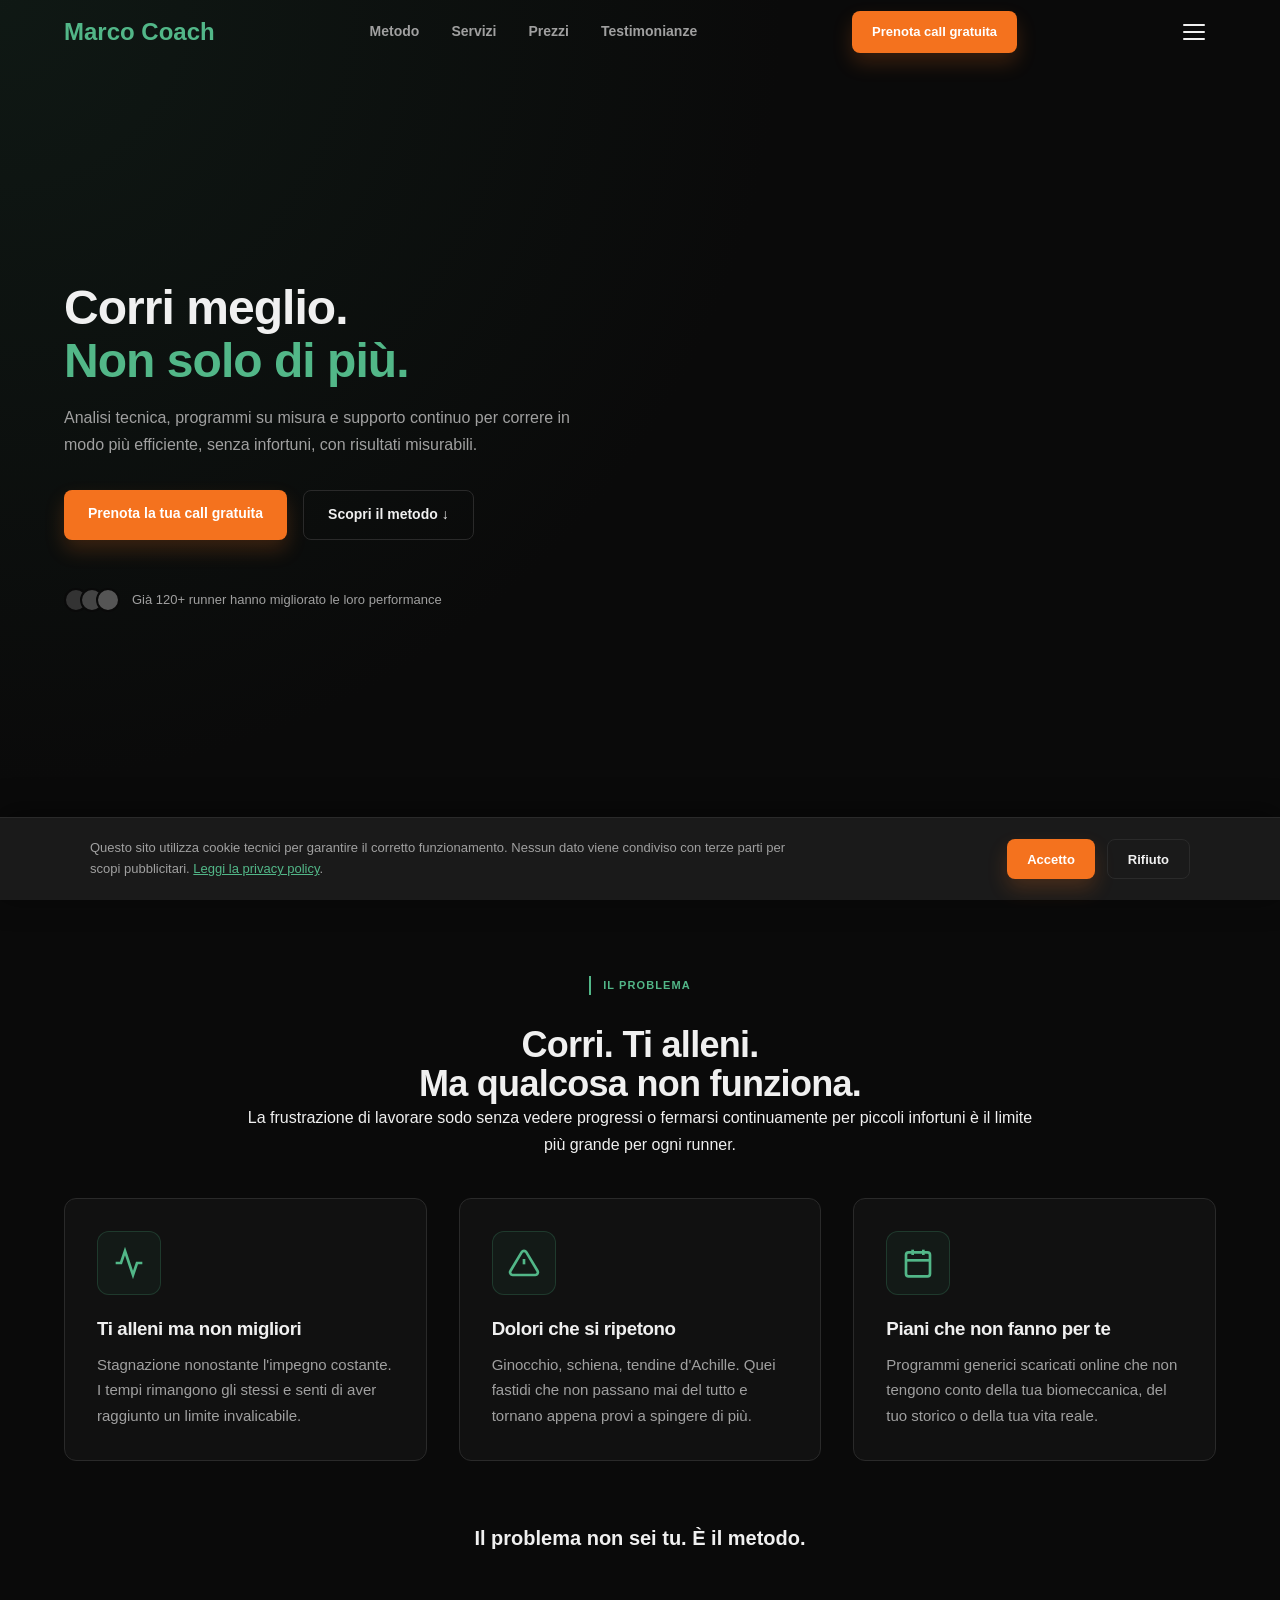
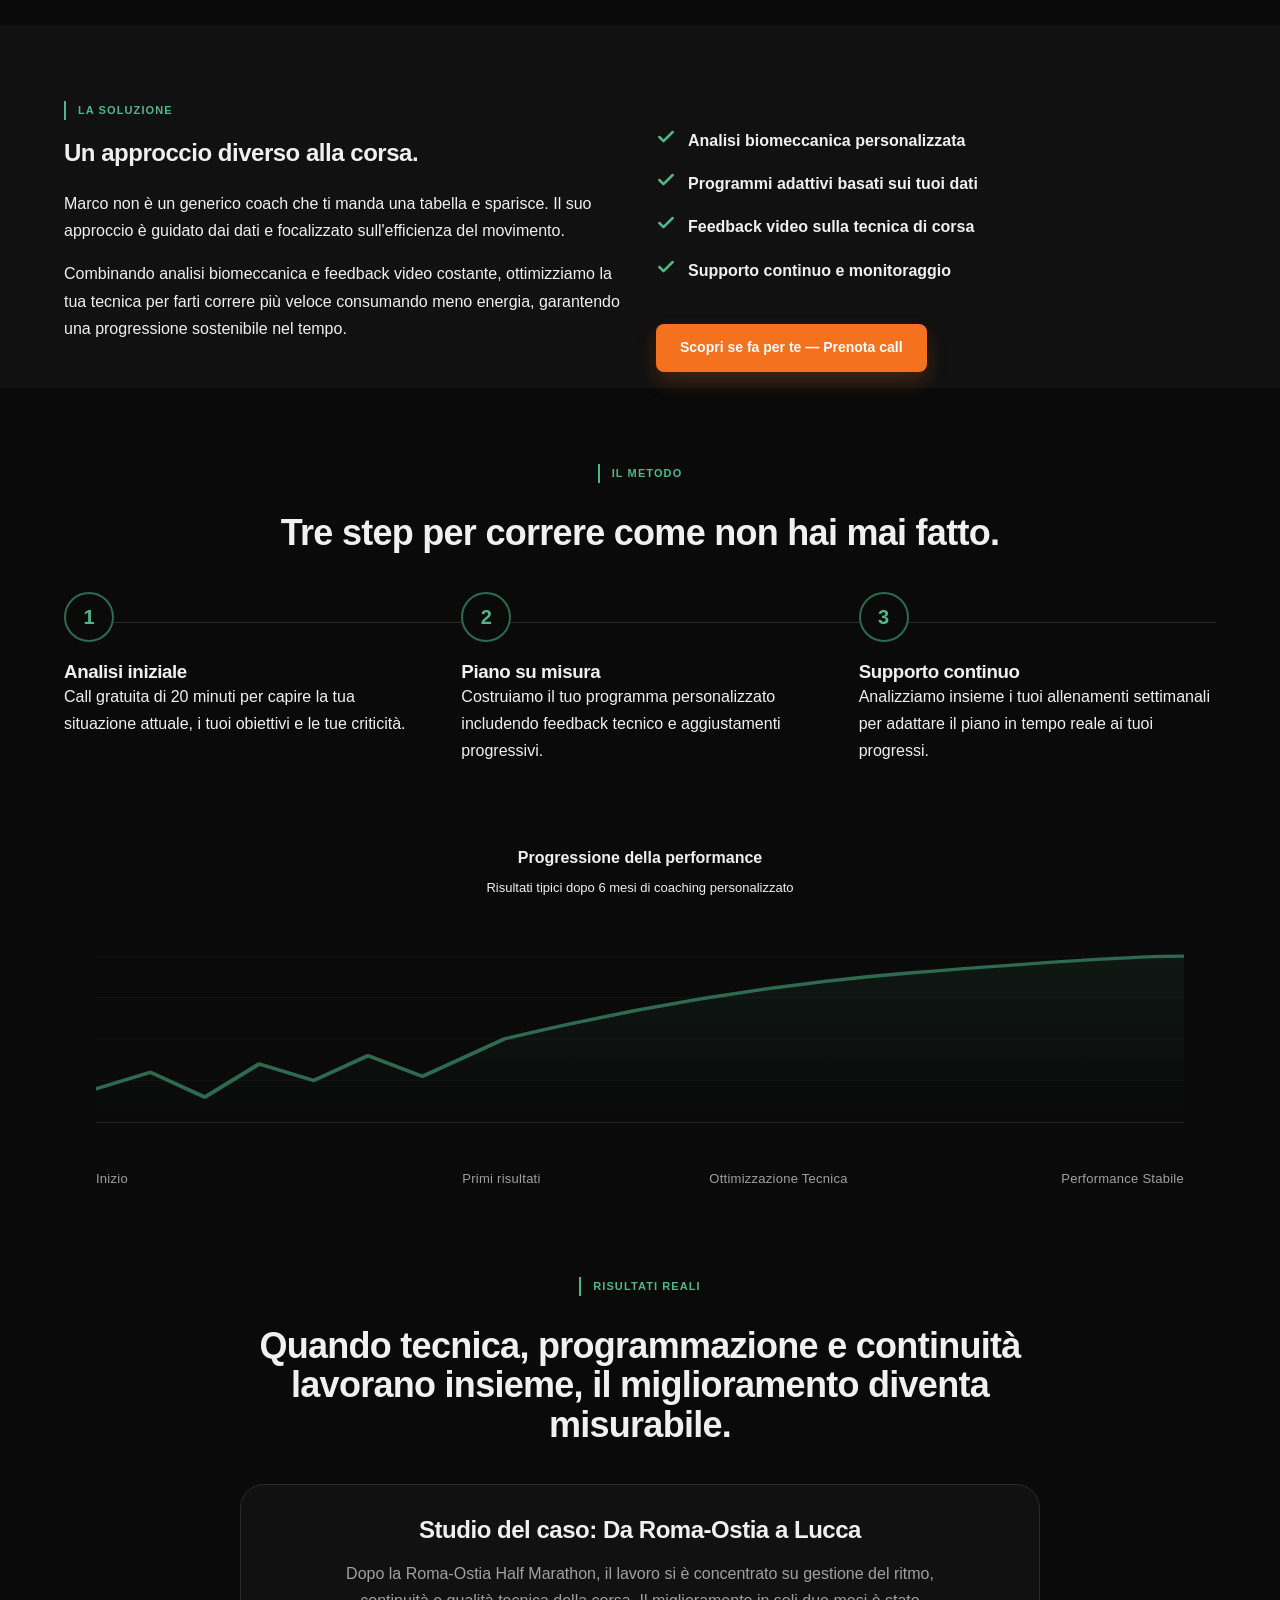
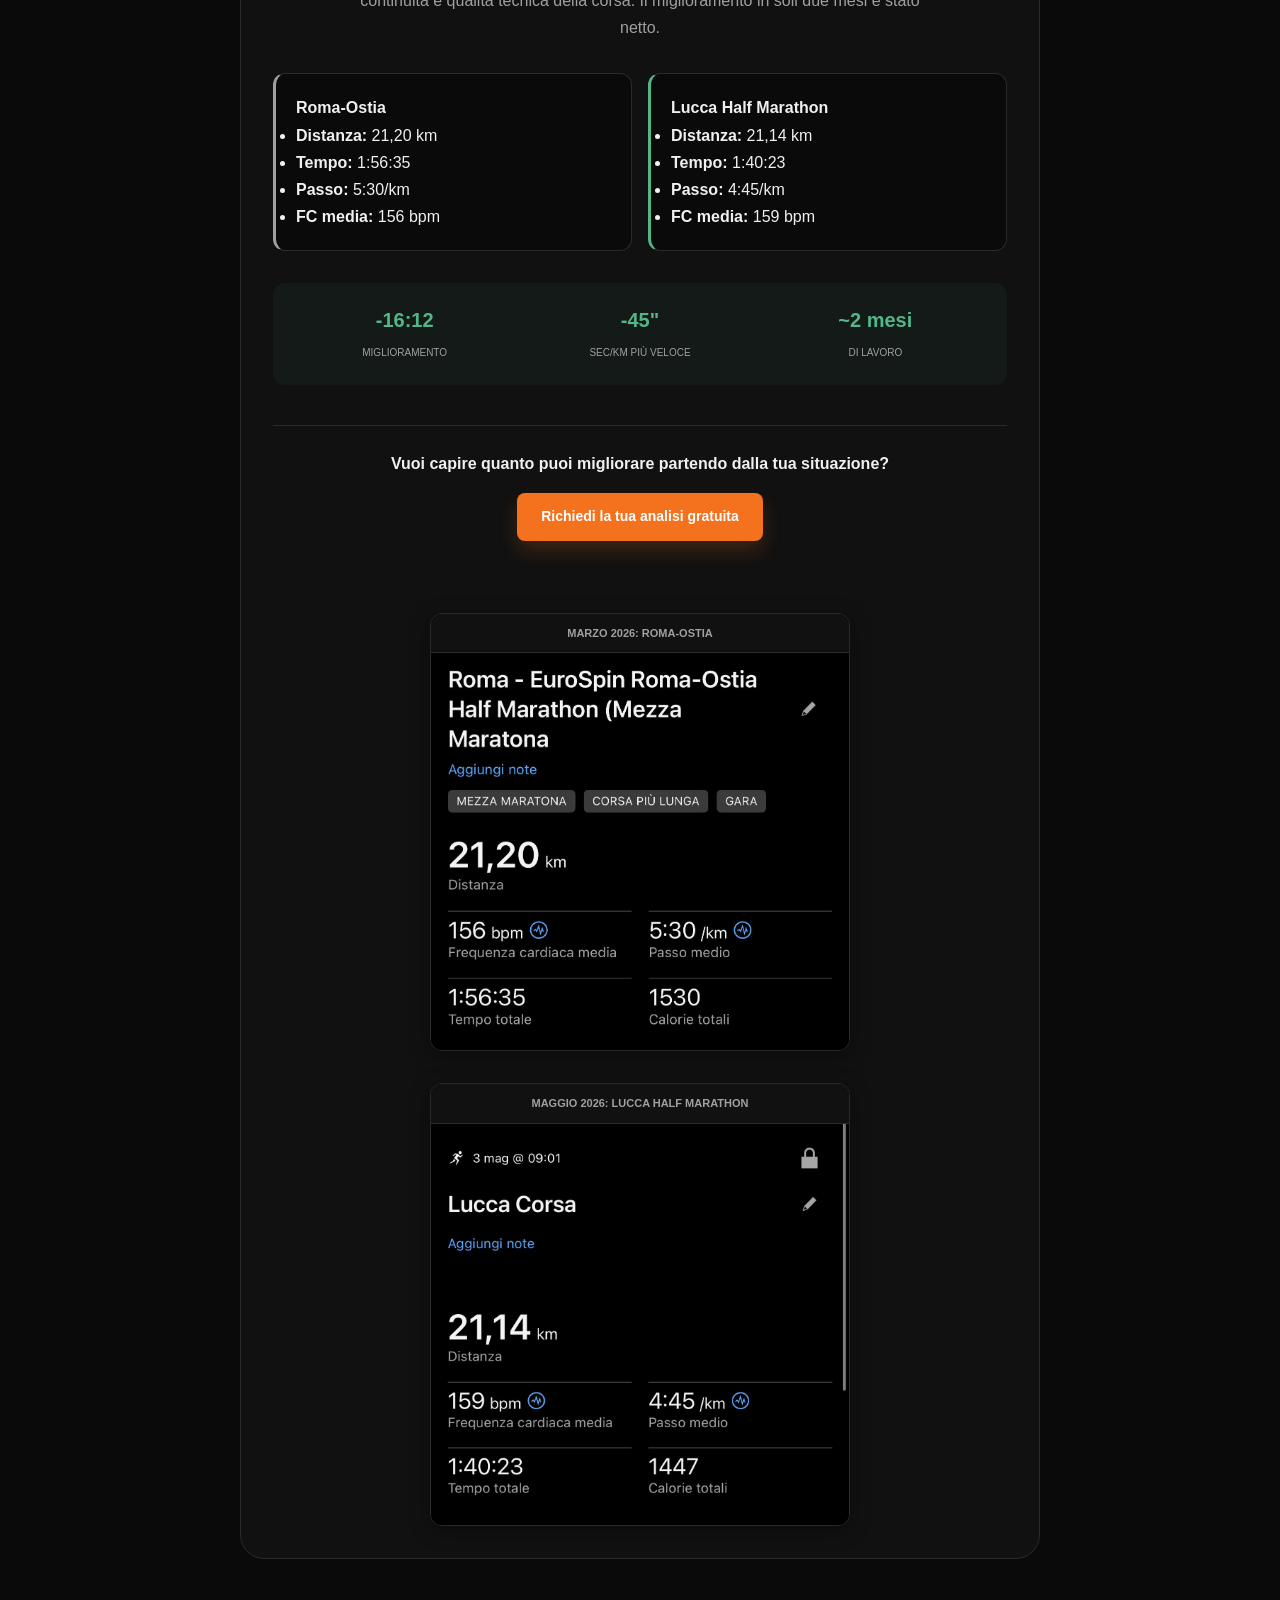
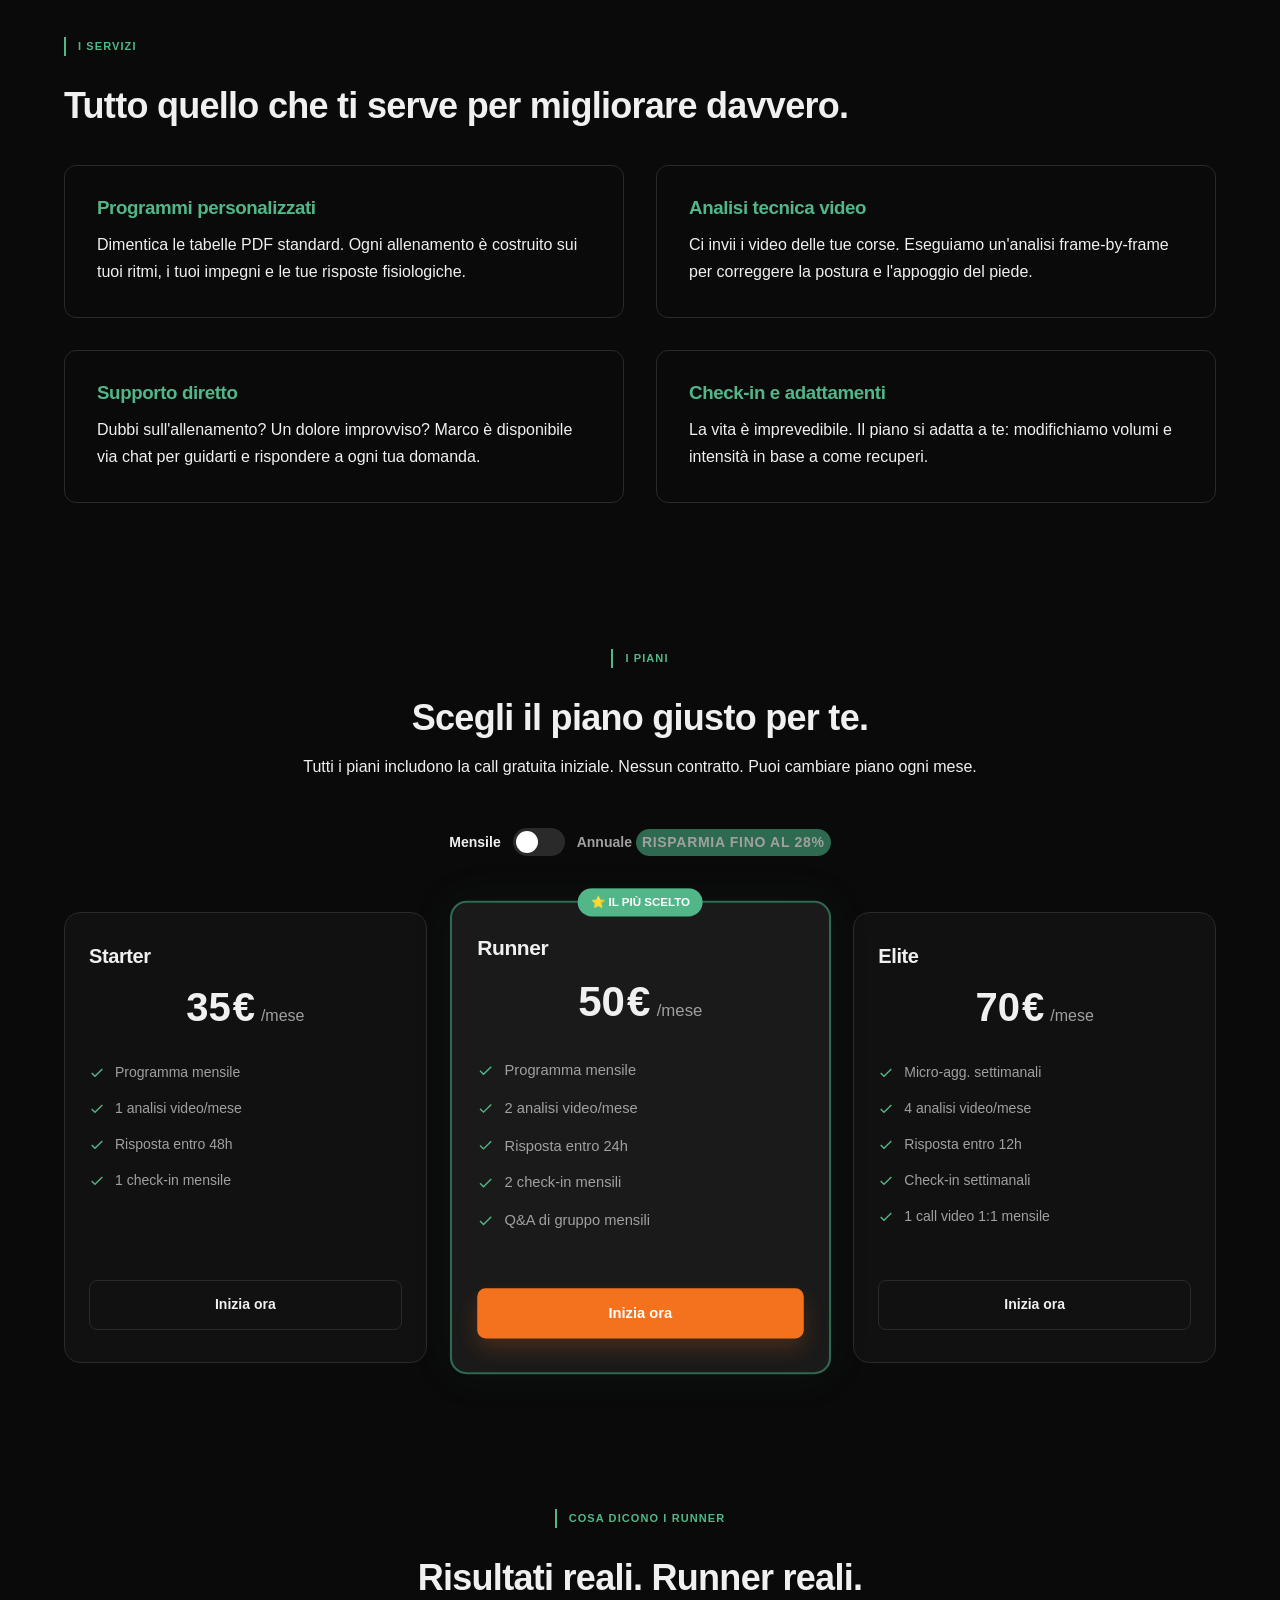
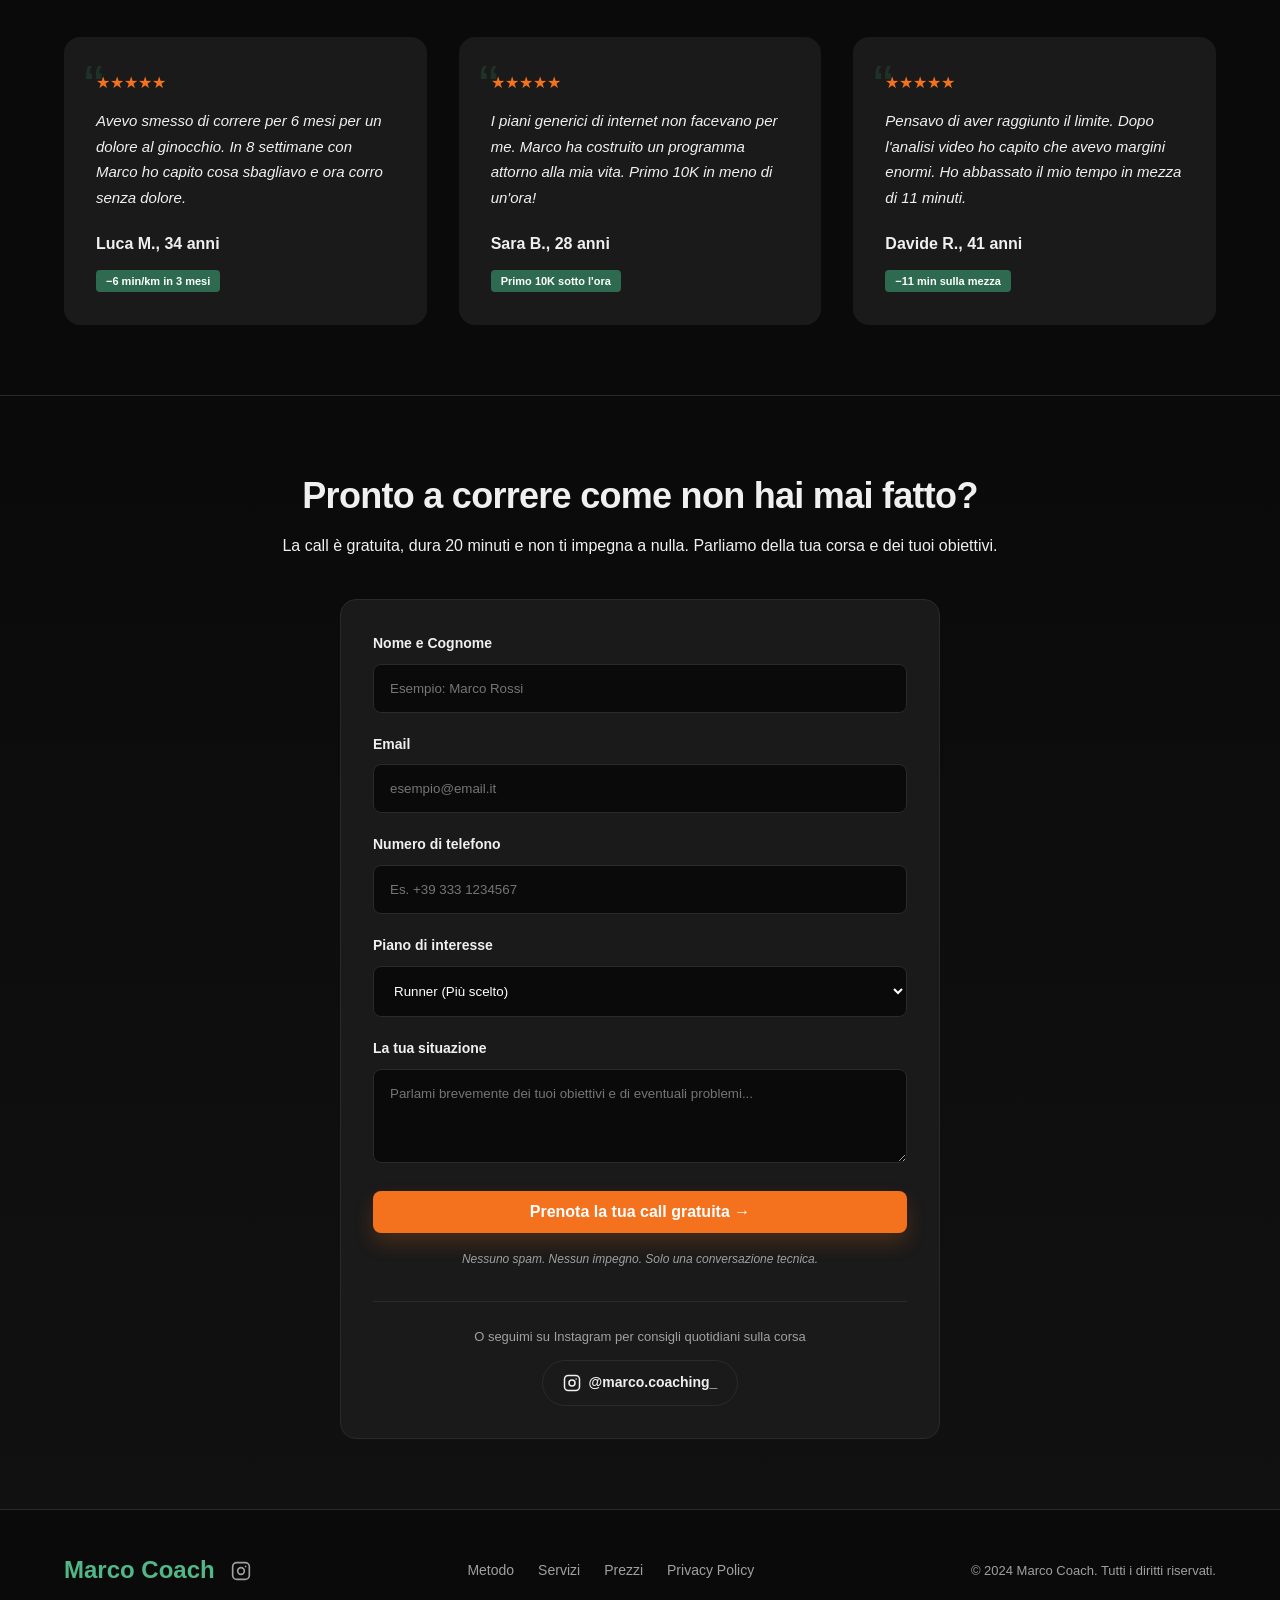
<file: index.html>
<!DOCTYPE html>
<html lang="it">
<head>
    <meta charset="UTF-8">
    <meta name="viewport" content="width=device-width, initial-scale=1.0">
    <title>Marco Coach | Corri meglio. Non solo di più.</title>
    
    <!-- SEO Meta Tags -->
    <meta name="description" content="Ottimizza la tua corsa con Marco Coach. Analisi tecnica, programmi personalizzati e supporto continuo per runner che vogliono migliorare.">
    <meta name="keywords" content="running coach, allenatore corsa, maratona, biomeccanica corsa, analisi tecnica video">
    <meta name="author" content="Marco Coach">
    <meta name="robots" content="index, follow">
    <link rel="canonical" href="https://marcocoach.run">

    <!-- Open Graph / Facebook -->
    <meta property="og:type" content="website">
    <meta property="og:url" content="https://marcocoach.run">
    <meta property="og:title" content="Marco Coach | Corri meglio. Non solo di più.">
    <meta property="og:description" content="Analisi biomeccanica, programmi su misura e supporto continuo per correre senza infortuni e con risultati reali.">
    <meta property="og:image" content="https://marcocoach.run/og-image.jpg">

    <!-- Twitter -->
    <meta property="twitter:card" content="summary_large_image">
    <meta property="twitter:url" content="https://marcocoach.run">
    <meta property="twitter:title" content="Marco Coach | Corri meglio. Non solo di più.">
    <meta property="twitter:description" content="Ottimizza la tua corsa con Marco Coach.">
    <meta property="twitter:image" content="https://marcocoach.run/og-image.jpg">

    <link rel="icon" href="favicon.ico">
    <link rel="stylesheet" href="style.css">
</head>
<body>

    <!-- 1. NAVIGATION -->
    <nav>
      <div class="container nav-inner">
        <a href="#" class="logo">Marco Coach</a>
        <div class="nav-links" id="nav-links">
          <a href="#metodo">Metodo</a>
          <a href="#servizi">Servizi</a>
          <a href="#prezzi">Prezzi</a>
          <a href="#testimonianze">Testimonianze</a>
        </div>
        <a href="#contatti" class="btn btn-primary nav-cta">Prenota call gratuita</a>
        <button class="hamburger" id="hamburger" aria-label="Menu">
          <span></span><span></span><span></span>
        </button>
      </div>
      <!-- Mobile overlay -->
      <div class="mobile-menu" id="mobile-menu">
        <a href="#metodo">Metodo</a>
        <a href="#servizi">Servizi</a>
        <a href="#prezzi">Prezzi</a>
        <a href="#testimonianze">Testimonianze</a>
        <a href="#contatti" class="btn btn-primary" style="margin-top: 16px;">Prenota call gratuita</a>
      </div>
    </nav>

    <main>
        <!-- 2. HERO SECTION -->
        <section class="hero">
            <div class="container" style="position: relative; z-index: 2;">
                <h1>Corri meglio. <span>Non solo di più.</span></h1>
                <p>Analisi tecnica, programmi su misura e supporto continuo per correre in modo più efficiente, senza infortuni, con risultati misurabili.</p>
                <div class="hero-ctas">
                    <a href="#contatti" class="btn btn-primary">Prenota la tua call gratuita</a>
                    <a href="#metodo" class="btn btn-ghost">Scopri il metodo ↓</a>
                </div>
                <div class="social-proof">
                    <div style="display: flex;">
                        <span style="width:24px; height:24px; background:#333; border-radius:50%; border:2px solid #0a0a0a;"></span>
                        <span style="width:24px; height:24px; background:#444; border-radius:50%; border:2px solid #0a0a0a; margin-left:-8px;"></span>
                        <span style="width:24px; height:24px; background:#555; border-radius:50%; border:2px solid #0a0a0a; margin-left:-8px;"></span>
                    </div>
                    Già 120+ runner hanno migliorato le loro performance
                </div>
            </div>
            <div class="scroll-indicator">
                <svg width="24" height="24" viewBox="0 0 24 24" fill="none" stroke="#a0a0a0" stroke-width="2" stroke-linecap="round" stroke-linejoin="round"><path d="M7 13l5 5 5-5M7 6l5 5 5-5"/></svg>
            </div>
        </section>

        <!-- 3. PROBLEMA -->
        <section id="problema" class="reveal">
            <div class="container">
                <div class="section-header">
                    <span class="label-caps">Il Problema</span>
                    <h2>Corri. Ti alleni.<br>Ma qualcosa non funziona.</h2>
                    <p>La frustrazione di lavorare sodo senza vedere progressi o fermarsi continuamente per piccoli infortuni è il limite più grande per ogni runner.</p>
                </div>
                <div class="grid-3">
                    <div class="pain-point">
                        <div class="icon-box">
                            <svg viewBox="0 0 24 24" fill="none" stroke="currentColor" stroke-width="2"><path d="M22 12h-4l-3 9L9 3l-3 9H2"/></svg>
                        </div>
                        <h3>Ti alleni ma non migliori</h3>
                        <p>Stagnazione nonostante l'impegno costante. I tempi rimangono gli stessi e senti di aver raggiunto un limite invalicabile.</p>
                    </div>
                    <div class="pain-point">
                        <div class="icon-box">
                            <svg viewBox="0 0 24 24" fill="none" stroke="currentColor" stroke-width="2"><path d="M10.29 3.86L1.82 18a2 2 0 0 0 1.71 3h16.94a2 2 0 0 0 1.71-3L13.71 3.86a2 2 0 0 0-3.42 0z"/><line x1="12" y1="9" x2="12" y2="13"/><line x1="12" y1="17" x2="12.01" y2="17"/></svg>
                        </div>
                        <h3>Dolori che si ripetono</h3>
                        <p>Ginocchio, schiena, tendine d'Achille. Quei fastidi che non passano mai del tutto e tornano appena provi a spingere di più.</p>
                    </div>
                    <div class="pain-point">
                        <div class="icon-box">
                            <svg viewBox="0 0 24 24" fill="none" stroke="currentColor" stroke-width="2"><rect x="3" y="4" width="18" height="18" rx="2" ry="2"/><line x1="16" y1="2" x2="16" y2="6"/><line x1="8" y1="2" x2="8" y2="6"/><line x1="3" y1="10" x2="21" y2="10"/></svg>
                        </div>
                        <h3>Piani che non fanno per te</h3>
                        <p>Programmi generici scaricati online che non tengono conto della tua biomeccanica, del tuo storico o della tua vita reale.</p>
                    </div>
                </div>
                <div style="text-align: center; margin-top: 60px;">
                    <p style="font-size: 20px; font-weight: 600;">Il problema non sei tu. È il metodo.</p>
                </div>
            </div>
        </section>

        <!-- 4. SOLUZIONE -->
        <section id="metodo" class="soluzione reveal">
            <div class="container">
                <div class="grid-2">
                    <div>
                        <span class="label-caps">La Soluzione</span>
                        <h2>Un approccio diverso alla corsa.</h2>
                        <p style="margin-top: 24px;">Marco non è un generico coach che ti manda una tabella e sparisce. Il suo approccio è guidato dai dati e focalizzato sull'efficienza del movimento.</p>
                        <p style="margin-top: 16px;">Combinando analisi biomeccanica e feedback video costante, ottimizziamo la tua tecnica per farti correre più veloce consumando meno energia, garantendo una progressione sostenibile nel tempo.</p>
                    </div>
                    <div>
                        <ul class="check-list">
                            <li><svg viewBox="0 0 24 24" fill="none" stroke="currentColor" stroke-width="3" stroke-linecap="round" stroke-linejoin="round"><polyline points="20 6 9 17 4 12"></polyline></svg> Analisi biomeccanica personalizzata</li>
                            <li><svg viewBox="0 0 24 24" fill="none" stroke="currentColor" stroke-width="3" stroke-linecap="round" stroke-linejoin="round"><polyline points="20 6 9 17 4 12"></polyline></svg> Programmi adattivi basati sui tuoi dati</li>
                            <li><svg viewBox="0 0 24 24" fill="none" stroke="currentColor" stroke-width="3" stroke-linecap="round" stroke-linejoin="round"><polyline points="20 6 9 17 4 12"></polyline></svg> Feedback video sulla tecnica di corsa</li>
                            <li><svg viewBox="0 0 24 24" fill="none" stroke="currentColor" stroke-width="3" stroke-linecap="round" stroke-linejoin="round"><polyline points="20 6 9 17 4 12"></polyline></svg> Supporto continuo e monitoraggio</li>
                        </ul>
                        <div style="margin-top: 40px;">
                            <a href="#contatti" class="btn btn-primary">Scopri se fa per te — Prenota call</a>
                        </div>
                    </div>
                </div>
            </div>
        </section>

        <!-- 5. METODO STEP -->
        <section id="metodo" class="reveal">
            <div class="container">
                <div class="section-header">
                    <span class="label-caps">Il Metodo</span>
                    <h2>Tre step per correre come non hai mai fatto.</h2>
                </div>
                <div class="steps">
                    <div class="step">
                        <div class="step-num">1</div>
                        <h3>Analisi iniziale</h3>
                        <p>Call gratuita di 20 minuti per capire la tua situazione attuale, i tuoi obiettivi e le tue criticità.</p>
                    </div>
                    <div class="step">
                        <div class="step-num">2</div>
                        <h3>Piano su misura</h3>
                        <p>Costruiamo il tuo programma personalizzato includendo feedback tecnico e aggiustamenti progressivi.</p>
                    </div>
                    <div class="step">
                        <div class="step-num">3</div>
                        <h3>Supporto continuo</h3>
                        <p>Analizziamo insieme i tuoi allenamenti settimanali per adattare il piano in tempo reale ai tuoi progressi.</p>
                    </div>
                </div>

                <!-- Improvement Graph -->
                <div class="improvement-graph-container reveal" style="margin-top: 48px; margin-bottom: 0; padding: 32px 32px 20px 32px; background: var(--bg-secondary); border-radius: 16px; border: 1px solid var(--border-color);">
                    <div style="text-align: center; margin-bottom: 24px;">
                        <h4 style="margin-bottom: 6px;">Progressione della performance</h4>
                        <p class="text-secondary" style="font-size: 13px;">Risultati tipici dopo 6 mesi di coaching personalizzato</p>
                    </div>
                    <div class="graph-wrapper" style="position: relative;">
                        <svg viewBox="0 0 800 240" preserveAspectRatio="none" style="width: 100%; height: 200px; display: block;">
                            <defs>
                                <linearGradient id="graph-gradient-imp" x1="0%" y1="0%" x2="0%" y2="100%">
                                    <stop offset="0%" style="stop-color:var(--accent-green);stop-opacity:1" />
                                    <stop offset="100%" style="stop-color:var(--accent-green);stop-opacity:0" />
                                </linearGradient>
                            </defs>
                            <line x1="0" y1="40" x2="800" y2="40" stroke="rgba(255,255,255,0.05)" stroke-width="1" />
                            <line x1="0" y1="90" x2="800" y2="90" stroke="rgba(255,255,255,0.05)" stroke-width="1" />
                            <line x1="0" y1="140" x2="800" y2="140" stroke="rgba(255,255,255,0.05)" stroke-width="1" />
                            <line x1="0" y1="190" x2="800" y2="190" stroke="rgba(255,255,255,0.05)" stroke-width="1" />
                            <path d="M0,200 L40,180 L80,210 L120,170 L160,190 L200,160 L240,185 L300,140 Q450,80 600,60 T800,40 L800,240 L0,240 Z" fill="url(#graph-gradient-imp)" class="graph-fill" />
                            <path d="M0,200 L40,180 L80,210 L120,170 L160,190 L200,160 L240,185 L300,140 Q450,80 600,60 T800,40" fill="none" stroke="var(--accent-green)" stroke-width="4" stroke-linecap="round" stroke-linejoin="round" class="graph-line" />
                        </svg>
                        <div class="graph-labels">
                            <span>Inizio</span>
                            <span>Primi risultati</span>
                            <span>Ottimizzazione Tecnica</span>
                            <span>Performance Stabile</span>
                        </div>
                    </div>
                </div>
            </div>
        </section>

        <!-- RISULTATI REALI SECTION -->
        <section class="real-results-section reveal">
            <div class="container">
                <div class="section-header">
                    <span class="label-caps">Risultati reali</span>
                    <h2>Quando tecnica, programmazione e continuità lavorano insieme, il miglioramento diventa misurabile.</h2>
                </div>

                <div class="results-card-vertical">
                    <div class="results-main-content">
                        <h3>Studio del caso: Da Roma-Ostia a Lucca</h3>
                        <p>Dopo la Roma-Ostia Half Marathon, il lavoro si è concentrato su gestione del ritmo, continuità e qualità tecnica della corsa. Il miglioramento in soli due mesi è stato netto.</p>
                        
                        <div class="race-data-grid">
                            <div class="race-box roma-box">
                                <h4>Roma-Ostia</h4>
                                <ul>
                                    <li><strong>Distanza:</strong> 21,20 km</li>
                                    <li><strong>Tempo:</strong> 1:56:35</li>
                                    <li><strong>Passo:</strong> 5:30/km</li>
                                    <li><strong>FC media:</strong> 156 bpm</li>
                                </ul>
                            </div>
                            <div class="race-box lucca-box">
                                <h4>Lucca Half Marathon</h4>
                                <ul>
                                    <li><strong>Distanza:</strong> 21,14 km</li>
                                    <li><strong>Tempo:</strong> 1:40:23</li>
                                    <li><strong>Passo:</strong> 4:45/km</li>
                                    <li><strong>FC media:</strong> 159 bpm</li>
                                </ul>
                            </div>
                        </div>

                        <div class="results-highlights">
                            <div class="highlight-item">
                                <span class="hl-value">-16:12</span>
                                <span class="hl-label">miglioramento</span>
                            </div>
                            <div class="highlight-item">
                                <span class="hl-value">-45"</span>
                                <span class="hl-label">sec/km più veloce</span>
                            </div>
                            <div class="highlight-item">
                                <span class="hl-value">~2 mesi</span>
                                <span class="hl-label">di lavoro</span>
                            </div>
                        </div>

                        <div class="results-cta">
                            <p>Vuoi capire quanto puoi migliorare partendo dalla tua situazione?</p>
                            <a href="#contatti" class="btn btn-primary">Richiedi la tua analisi gratuita</a>
                        </div>
                    </div>

                    <div class="results-images-stack">
                        <div class="result-image-card">
                            <span class="image-label">Marzo 2026: Roma-Ostia</span>
                            <img src="roma-ostia.jpg" alt="Risultato Roma-Ostia" loading="lazy">
                        </div>
                        <div class="result-image-card">
                            <span class="image-label">Maggio 2026: Lucca Half Marathon</span>
                            <img src="lucca-half.jpg" alt="Risultato Lucca" loading="lazy">
                        </div>
                    </div>
                </div>
            </div>
        </section>

        <!-- 6. SERVIZI -->
        <section id="servizi" class="reveal">
            <div class="container">
                <div class="section-header" style="text-align: left; margin-left: 0;">
                    <span class="label-caps">I Servizi</span>
                    <h2>Tutto quello che ti serve per migliorare davvero.</h2>
                </div>
                <div class="grid-2">
                    <div class="card-service">
                        <h3 style="color: var(--accent-green-light); margin-bottom: 12px;">Programmi personalizzati</h3>
                        <p>Dimentica le tabelle PDF standard. Ogni allenamento è costruito sui tuoi ritmi, i tuoi impegni e le tue risposte fisiologiche.</p>
                    </div>
                    <div class="card-service">
                        <h3 style="color: var(--accent-green-light); margin-bottom: 12px;">Analisi tecnica video</h3>
                        <p>Ci invii i video delle tue corse. Eseguiamo un'analisi frame-by-frame per correggere la postura e l'appoggio del piede.</p>
                    </div>
                    <div class="card-service">
                        <h3 style="color: var(--accent-green-light); margin-bottom: 12px;">Supporto diretto</h3>
                        <p>Dubbi sull'allenamento? Un dolore improvviso? Marco è disponibile via chat per guidarti e rispondere a ogni tua domanda.</p>
                    </div>
                    <div class="card-service">
                        <h3 style="color: var(--accent-green-light); margin-bottom: 12px;">Check-in e adattamenti</h3>
                        <p>La vita è imprevedibile. Il piano si adatta a te: modifichiamo volumi e intensità in base a come recuperi.</p>
                    </div>
                </div>
            </div>
        </section>

        <!-- 7. PRICING -->
        <section id="prezzi" class="reveal">
            <div class="container">
                <div class="section-header">
                    <span class="label-caps">I Piani</span>
                    <h2>Scegli il piano giusto per te.</h2>
                    <p style="margin-top: 16px;">Tutti i piani includono la call gratuita iniziale. Nessun contratto. Puoi cambiare piano ogni mese.</p>
                </div>

                <div class="pricing-toggle">
                  <span id="toggle-label-monthly" class="toggle-active">Mensile</span>
                  <div class="toggle-switch" id="pricing-toggle" role="switch" aria-checked="false">
                    <div class="toggle-dot"></div>
                  </div>
                  <span id="toggle-label-prepaid">Annuale <span class="toggle-save-badge">Risparmia fino al 28%</span></span>
                </div>

                <div class="grid-3" style="align-items: stretch;">
                    <!-- Starter -->
                    <div class="price-card">
                        <h3>Starter</h3>
                        <div class="price-value">
                            <span class="price-value-num">35</span>€<span class="price-period">/mese</span>
                        </div>
                        <ul class="price-features">
                            <li><svg viewBox="0 0 24 24" fill="none" stroke="currentColor" stroke-width="2"><polyline points="20 6 9 17 4 12"></polyline></svg> Programma mensile</li>
                            <li><svg viewBox="0 0 24 24" fill="none" stroke="currentColor" stroke-width="2"><polyline points="20 6 9 17 4 12"></polyline></svg> 1 analisi video/mese</li>
                            <li><svg viewBox="0 0 24 24" fill="none" stroke="currentColor" stroke-width="2"><polyline points="20 6 9 17 4 12"></polyline></svg> Risposta entro 48h</li>
                            <li><svg viewBox="0 0 24 24" fill="none" stroke="currentColor" stroke-width="2"><polyline points="20 6 9 17 4 12"></polyline></svg> 1 check-in mensile</li>
                        </ul>
                        <a href="#contatti" class="btn btn-ghost">Inizia ora</a>
                    </div>
                    
                    <!-- Runner -->
                    <div class="price-card featured">
                        <div class="badge">⭐ Il più scelto</div>
                        <h3>Runner</h3>
                        <div class="price-value">
                            <span class="price-value-num">50</span>€<span class="price-period">/mese</span>
                        </div>
                        <ul class="price-features">
                            <li><svg viewBox="0 0 24 24" fill="none" stroke="currentColor" stroke-width="2"><polyline points="20 6 9 17 4 12"></polyline></svg> Programma mensile</li>
                            <li><svg viewBox="0 0 24 24" fill="none" stroke="currentColor" stroke-width="2"><polyline points="20 6 9 17 4 12"></polyline></svg> 2 analisi video/mese</li>
                            <li><svg viewBox="0 0 24 24" fill="none" stroke="currentColor" stroke-width="2"><polyline points="20 6 9 17 4 12"></polyline></svg> Risposta entro 24h</li>
                            <li><svg viewBox="0 0 24 24" fill="none" stroke="currentColor" stroke-width="2"><polyline points="20 6 9 17 4 12"></polyline></svg> 2 check-in mensili</li>
                            <li><svg viewBox="0 0 24 24" fill="none" stroke="currentColor" stroke-width="2"><polyline points="20 6 9 17 4 12"></polyline></svg> Q&A di gruppo mensili</li>
                        </ul>
                        <a href="#contatti" class="btn btn-primary">Inizia ora</a>
                    </div>

                    <!-- Elite -->
                    <div class="price-card">
                        <h3>Elite</h3>
                        <div class="price-value">
                            <span class="price-value-num">70</span>€<span class="price-period">/mese</span>
                        </div>
                        <ul class="price-features">
                            <li><svg viewBox="0 0 24 24" fill="none" stroke="currentColor" stroke-width="2"><polyline points="20 6 9 17 4 12"></polyline></svg> Micro-agg. settimanali</li>
                            <li><svg viewBox="0 0 24 24" fill="none" stroke="currentColor" stroke-width="2"><polyline points="20 6 9 17 4 12"></polyline></svg> 4 analisi video/mese</li>
                            <li><svg viewBox="0 0 24 24" fill="none" stroke="currentColor" stroke-width="2"><polyline points="20 6 9 17 4 12"></polyline></svg> Risposta entro 12h</li>
                            <li><svg viewBox="0 0 24 24" fill="none" stroke="currentColor" stroke-width="2"><polyline points="20 6 9 17 4 12"></polyline></svg> Check-in settimanali</li>
                            <li><svg viewBox="0 0 24 24" fill="none" stroke="currentColor" stroke-width="2"><polyline points="20 6 9 17 4 12"></polyline></svg> 1 call video 1:1 mensile</li>
                        </ul>
                        <a href="#contatti" class="btn btn-ghost">Inizia ora</a>
                    </div>
                </div>

            </div>
        </section>

        </section>


        <!-- 9. TESTIMONIANZE -->
        <section id="testimonianze" class="reveal">
            <div class="container">
                <div class="section-header">
                    <span class="label-caps">Cosa dicono i runner</span>
                    <h2>Risultati reali. Runner reali.</h2>
                </div>
                <div class="grid-3">
                    <div class="testimonial">
                        <div class="quote-icon">“</div>
                        <div class="stars">★★★★★</div>
                        <p>Avevo smesso di correre per 6 mesi per un dolore al ginocchio. In 8 settimane con Marco ho capito cosa sbagliavo e ora corro senza dolore.</p>
                        <div class="author">Luca M., 34 anni</div>
                        <div class="tag">−6 min/km in 3 mesi</div>
                    </div>
                    <div class="testimonial">
                        <div class="quote-icon">“</div>
                        <div class="stars">★★★★★</div>
                        <p>I piani generici di internet non facevano per me. Marco ha costruito un programma attorno alla mia vita. Primo 10K in meno di un'ora!</p>
                        <div class="author">Sara B., 28 anni</div>
                        <div class="tag">Primo 10K sotto l'ora</div>
                    </div>
                    <div class="testimonial">
                        <div class="quote-icon">“</div>
                        <div class="stars">★★★★★</div>
                        <p>Pensavo di aver raggiunto il limite. Dopo l'analisi video ho capito che avevo margini enormi. Ho abbassato il mio tempo in mezza di 11 minuti.</p>
                        <div class="author">Davide R., 41 anni</div>
                        <div class="tag">−11 min sulla mezza</div>
                    </div>
                </div>
            </div>
        </section>

        <!-- 10. CTA FINALE + FORM -->
        <section id="contatti" class="form-section reveal">
            <div class="container">
                <div class="section-header">
                    <h2>Pronto a correre come non hai mai fatto?</h2>
                    <p style="margin-top: 16px;">La call è gratuita, dura 20 minuti e non ti impegna a nulla. Parliamo della tua corsa e dei tuoi obiettivi.</p>
                </div>
                <div class="contact-box">
                    <div class="contact-form">
                        <form id="contact-form" action="https://formspree.io/f/mjglvqob" method="POST">
                            
                            <label for="name" style="display:block; margin-bottom:8px; font-size:14px; font-weight:600;">Nome e Cognome</label>
                            <input type="text" id="name" name="name" placeholder="Esempio: Marco Rossi" required>

                            <label for="email" style="display:block; margin-bottom:8px; font-size:14px; font-weight:600;">Email</label>
                            <input type="email" id="email" name="email" placeholder="esempio@email.it" required>

                            <label for="phone" style="display:block; margin-bottom:8px; font-size:14px; font-weight:600;">Numero di telefono</label>
                            <input type="tel" id="phone" name="phone" placeholder="Es. +39 333 1234567" required pattern="[0-9+ ]{8,15}">

                            <label for="plan" style="display:block; margin-bottom:8px; font-size:14px; font-weight:600;">Piano di interesse</label>
                            <select id="plan" name="plan">
                                <option value="starter">Starter</option>
                                <option value="runner" selected>Runner (Più scelto)</option>
                                <option value="elite">Elite</option>
                                <option value="not_sure">Non lo so ancora</option>
                            </select>

                            <label for="message" style="display:block; margin-bottom:8px; font-size:14px; font-weight:600;">La tua situazione</label>
                            <textarea id="message" name="message" rows="4" placeholder="Parlami brevemente dei tuoi obiettivi e di eventuali problemi..."></textarea>

                            <button type="submit" class="btn btn-primary" style="width: 100%; font-size: 16px;">Prenota la tua call gratuita →</button>
                            <p style="text-align: center; margin-top: 16px; font-size: 12px; color: var(--text-secondary); font-style: italic;">Nessuno spam. Nessun impegno. Solo una conversazione tecnica.</p>
                            
                            <div class="instagram-cta">
                              <p>O seguimi su Instagram per consigli quotidiani sulla corsa</p>
                              <a href="https://www.instagram.com/marco.coaching_/" target="_blank" rel="noopener noreferrer" class="instagram-btn">
                                <svg xmlns="http://www.w3.org/2000/svg" width="18" height="18" viewBox="0 0 24 24" fill="none" stroke="currentColor" stroke-width="2" stroke-linecap="round" stroke-linejoin="round">
                                  <rect x="2" y="2" width="20" height="20" rx="5" ry="5"/>
                                  <circle cx="12" cy="12" r="4"/>
                                  <circle cx="17.5" cy="6.5" r="1" fill="currentColor" stroke="none"/>
                                </svg>
                                @marco.coaching_
                              </a>
                            </div>
                        </form>
                    </div>
                </div>
            </div>
        </section>
    </main>

    <!-- 11. FOOTER -->
    <footer>
        <div class="container">
            <div style="display: flex; align-items: center; gap: 16px;">
                <a href="#" class="logo">Marco Coach</a>
                <a href="https://www.instagram.com/marco.coaching_/" target="_blank" rel="noopener noreferrer" class="social-link" aria-label="Seguici su Instagram">
                  <svg xmlns="http://www.w3.org/2000/svg" width="20" height="20" viewBox="0 0 24 24" fill="none" stroke="currentColor" stroke-width="2" stroke-linecap="round" stroke-linejoin="round">
                    <rect x="2" y="2" width="20" height="20" rx="5" ry="5"/>
                    <circle cx="12" cy="12" r="4"/>
                    <circle cx="17.5" cy="6.5" r="1" fill="currentColor" stroke="none"/>
                  </svg>
                </a>
            </div>
            <div class="footer-links">
                <a href="#metodo">Metodo</a>
                <a href="#servizi">Servizi</a>
                <a href="#prezzi">Prezzi</a>
                <a href="privacy.html">Privacy Policy</a>
            </div>
            <div class="copy">© 2024 Marco Coach. Tutti i diritti riservati.</div>
        </div>
    </footer>

    <script src="script.js"></script>

    <div class="cookie-banner" id="cookie-banner">
      <div class="cookie-content">
        <p>Questo sito utilizza cookie tecnici per garantire il corretto funzionamento. Nessun dato viene condiviso con terze parti per scopi pubblicitari. <a href="privacy.html" id="privacy-link">Leggi la privacy policy</a>.</p>
        <div class="cookie-buttons">
          <button class="btn btn-primary cookie-accept" id="cookie-accept">Accetto</button>
          <button class="btn btn-ghost cookie-decline" id="cookie-decline">Rifiuto</button>
        </div>
      </div>
    </div>
</body>
</html>
</file>
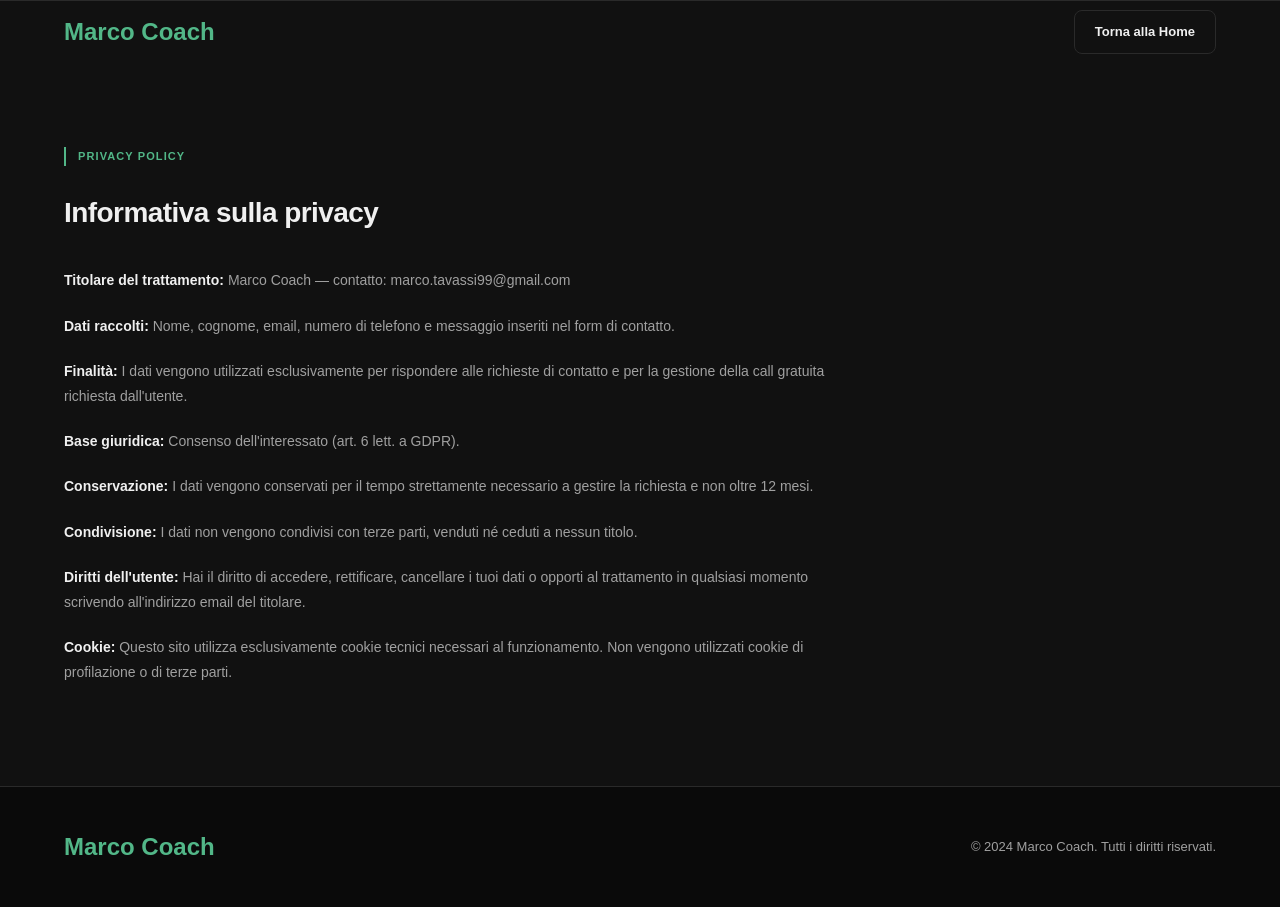
<file: privacy.html>
<!DOCTYPE html>
<html lang="it">
<head>
    <meta charset="UTF-8">
    <meta name="viewport" content="width=device-width, initial-scale=1.0">
    <title>Privacy Policy - Marco Coach</title>
    <link rel="stylesheet" href="style.css">
    <link rel="preconnect" href="https://fonts.googleapis.com">
    <link rel="preconnect" href="https://fonts.gstatic.com" crossorigin>
    <link href="https://fonts.googleapis.com/css2?family=Plus+Jakarta+Sans:wght@400;500;600;700;800&display=swap" rel="stylesheet">
</head>
<body style="background: var(--bg-dark);">
    <nav>
        <div class="container nav-inner">
            <a href="index.html" class="logo">Marco Coach</a>
            <a href="index.html" class="btn btn-ghost" style="padding: 10px 20px; font-size: 13px;">Torna alla Home</a>
        </div>
    </nav>

    <main>
        <section class="privacy-section reveal" style="min-height: 80vh; padding-top: 140px;">
            <div class="container">
                <span class="label-caps">Privacy Policy</span>
                <h2>Informativa sulla privacy</h2>
                <div class="privacy-content">
                    <p><strong>Titolare del trattamento:</strong> Marco Coach — contatto: marco.tavassi99@gmail.com</p>
                    <p><strong>Dati raccolti:</strong> Nome, cognome, email, numero di telefono e messaggio inseriti nel form di contatto.</p>
                    <p><strong>Finalità:</strong> I dati vengono utilizzati esclusivamente per rispondere alle richieste di contatto e per la gestione della call gratuita richiesta dall'utente.</p>
                    <p><strong>Base giuridica:</strong> Consenso dell'interessato (art. 6 lett. a GDPR).</p>
                    <p><strong>Conservazione:</strong> I dati vengono conservati per il tempo strettamente necessario a gestire la richiesta e non oltre 12 mesi.</p>
                    <p><strong>Condivisione:</strong> I dati non vengono condivisi con terze parti, venduti né ceduti a nessun titolo.</p>
                    <p><strong>Diritti dell'utente:</strong> Hai il diritto di accedere, rettificare, cancellare i tuoi dati o opporti al trattamento in qualsiasi momento scrivendo all'indirizzo email del titolare.</p>
                    <p><strong>Cookie:</strong> Questo sito utilizza esclusivamente cookie tecnici necessari al funzionamento. Non vengono utilizzati cookie di profilazione o di terze parti.</p>
                </div>
            </div>
        </section>
    </main>

    <footer>
        <div class="container">
            <a href="index.html" class="logo">Marco Coach</a>
            <div class="copy">© 2024 Marco Coach. Tutti i diritti riservati.</div>
        </div>
    </footer>
    <script src="script.js"></script>
</body>
</html>
</file>
<file: style.css>
/* style.css — Pure CSS implementing Marco Coach & Immersive UI aesthetic */

:root {
    /* Colors - Marco Coach + Immersive UI */
    --bg-dark: #0a0a0a;
    --surface-primary: #111111;
    --surface-card: #1a1a1a;
    --accent-green: #2d6a4f;
    --accent-green-light: #52b788;
    --cta-orange: #f4721e;
    --cta-orange-hover: #d95f0a;
    --text-primary: #f0f0f0;
    --text-secondary: #a0a0a0;
    --border-subtle: #2a2a2a;
    
    /* Spacing & Transitions */
    --nav-height: 64px;
    --transition: 0.25s ease;
}

@import url('https://fonts.googleapis.com/css2?family=Inter:wght@400;500;600;700;800&display=swap');

* {
    margin: 0;
    padding: 0;
    box-sizing: border-box;
}

html {
    scroll-behavior: smooth;
    font-family: 'Inter', sans-serif;
    background-color: var(--bg-dark);
    color: var(--text-primary);
}

body {
    line-height: 1.7;
    overflow-x: hidden;
}

/* Typography */
h1, h2, h3 {
    font-weight: 700;
    line-height: 1.1;
    letter-spacing: -0.02em;
}

.label-caps {
    font-size: 11px;
    text-transform: uppercase;
    letter-spacing: 0.1em;
    font-weight: 700;
    color: var(--accent-green-light);
    display: inline-block;
    border-left: 2px solid var(--accent-green-light);
    padding-left: 12px;
    margin-bottom: 20px;
}

/* Layout Utilities */
.container {
    width: 100%;
    max-width: 1200px;
    margin: 0 auto;
    padding: 0 24px;
}

section {
    padding: 70px 0;
}

.grid-2 { display: grid; grid-template-columns: 1fr; gap: 32px; }
.grid-3 { display: grid; grid-template-columns: 1fr; gap: 32px; }

@media (min-width: 768px) {
    .grid-2 { grid-template-columns: 1fr 1fr; }
    .grid-3 { grid-template-columns: repeat(3, 1fr); }
}

/* Buttons */
.btn {
    display: inline-block;
    padding: 12px 24px;
    border-radius: 8px;
    font-weight: 700;
    text-decoration: none;
    transition: var(--transition);
    cursor: pointer;
    border: none;
    text-align: center;
    font-size: 14px;
}

.btn-primary {
    background-color: var(--cta-orange);
    color: white;
    box-shadow: 0 10px 20px rgba(244, 114, 30, 0.2);
}

.btn-primary:hover {
    background-color: var(--cta-orange-hover);
    transform: translateY(-2px);
}

.btn-ghost {
    background-color: transparent;
    color: var(--text-primary);
    border: 1px solid var(--border-subtle);
}

.btn-ghost:hover {
    background-color: var(--surface-primary);
    border-color: var(--text-secondary);
}

/* Navigation */
nav {
    position: fixed;
    top: 0;
    width: 100%;
    height: var(--nav-height);
    background: transparent;
    display: flex;
    align-items: center;
    z-index: 1000;
    transition: var(--transition);
}

nav.scrolled {
    background: rgba(10, 10, 10, 0.95);
    backdrop-filter: blur(16px);
    border-bottom: 1px solid var(--border-subtle);
    box-shadow: 0 4px 30px rgba(0, 0, 0, 0.5);
    height: 56px;
}

.nav-inner {
  display: flex;
  align-items: center;
  justify-content: space-between;
  width: 100%;
  height: 100%;
}

.logo {
    font-size: 24px;
    font-weight: 800;
    color: var(--accent-green-light);
    text-decoration: none;
}

.nav-links {
  display: none;
  gap: 32px;
}

.nav-links a {
  text-decoration: none;
  color: var(--text-secondary);
  font-size: 14px;
  font-weight: 600;
  transition: color 0.25s ease;
}

.nav-links a:hover {
  color: var(--accent-green-light);
}

@media (min-width: 1024px) {
  .nav-links {
    display: flex;
  }
  .hamburger {
    display: none;
  }
  .nav-cta {
    display: inline-block;
  }
}

.nav-cta {
  display: none;
  padding: 10px 20px;
  font-size: 13px;
}

@media (min-width: 1024px) {
  .nav-cta { display: inline-block; }
}

/* Hamburger Button */
.hamburger {
  display: flex;
  flex-direction: column;
  justify-content: center;
  gap: 5px;
  background: none;
  border: none;
  cursor: pointer;
  padding: 8px;
  min-width: 44px;
  min-height: 44px;
  align-items: center;
}

.hamburger span {
  display: block;
  width: 22px;
  height: 2px;
  background: var(--text-primary);
  border-radius: 2px;
  transition: all 0.3s ease;
}

.hamburger.open span:nth-child(1) {
  transform: translateY(7px) rotate(45deg);
}
.hamburger.open span:nth-child(2) {
  opacity: 0;
}
.hamburger.open span:nth-child(3) {
  transform: translateY(-7px) rotate(-45deg);
}

/* Mobile Overlay Menu */
.mobile-menu {
  display: none;
  flex-direction: column;
  align-items: center;
  justify-content: center;
  gap: 32px;
  position: fixed;
  top: 0;
  left: 0;
  width: 100%;
  height: 100vh;
  background: rgba(10, 10, 10, 0.98);
  z-index: 999;
  backdrop-filter: blur(20px);
}

.mobile-menu.open {
  display: flex;
}

.mobile-menu a {
  text-decoration: none;
  color: var(--text-primary);
  font-size: 24px;
  font-weight: 700;
  line-height: 2;
}

.mobile-menu a:hover {
  color: var(--accent-green-light);
}

/* Hero */
.hero {
    height: 100vh;
    display: flex;
    align-items: center;
    position: relative;
    background: radial-gradient(circle at top left, rgba(45, 106, 79, 0.15) 0%, rgba(10, 10, 10, 1) 50%);
    padding-top: var(--nav-height);
}

.hero h1 {
    font-size: 28px;
    margin-bottom: 16px;
}

.hero h1 span {
    color: var(--accent-green-light);
    display: block;
}

@media (min-width: 768px) {
    .hero h1 { font-size: 48px; }
}

.hero p {
    color: var(--text-secondary);
    font-size: 16px;
    max-width: 540px;
    margin-bottom: 32px;
}

.hero-ctas {
    display: flex;
    flex-direction: column;
    gap: 16px;
}

@media (min-width: 480px) {
    .hero-ctas { flex-direction: row; }
}

.social-proof {
    margin-top: 48px;
    font-size: 13px;
    color: var(--text-secondary);
    display: flex;
    align-items: center;
    gap: 12px;
}

.scroll-indicator {
    position: absolute;
    bottom: 30px;
    left: 50%;
    transform: translateX(-50%);
    animation: bounce 2s infinite;
}

@keyframes bounce {
    0%, 20%, 50%, 80%, 100% { transform: translateY(0) translateX(-50%); }
    40% { transform: translateY(-10px) translateX(-50%); }
    60% { transform: translateY(-5px) translateX(-50%); }
}

/* Section Common */
.section-header {
    text-align: center;
    max-width: 800px;
    margin: 0 auto 40px;
}

.section-header h2 {
    font-size: 24px;
    margin-top: 10px;
}

@media (min-width: 768px) {
    .section-header h2 { font-size: 36px; }
}

/* Problema */
.pain-point {
    background: var(--surface-primary);
    padding: 32px;
    border-radius: 12px;
    border: 1px solid var(--border-subtle);
    transition: var(--transition);
}

.pain-point:hover {
    border-color: var(--accent-green);
}

.pain-point .icon-box {
    width: 64px;
    height: 64px;
    background: rgba(45, 106, 79, 0.1);
    border: 1px solid rgba(82, 183, 136, 0.2);
    border-radius: 12px;
    display: flex;
    align-items: center;
    justify-content: center;
    margin-bottom: 24px;
    transition: var(--transition);
}

.pain-point:hover .icon-box {
    background: rgba(45, 106, 79, 0.2);
    border-color: var(--accent-green-light);
    transform: scale(1.05);
}

.pain-point svg {
    width: 32px;
    height: 32px;
    color: var(--accent-green-light);
}

.pain-point h3 {
    margin-bottom: 12px;
}

.pain-point p {
    color: var(--text-secondary);
    font-size: 15px;
}

/* Soluzione */
.soluzione {
    background: var(--surface-primary);
}

.check-list {
    list-style: none;
    margin-top: 32px;
}

.check-list li {
    display: flex;
    align-items: flex-start;
    gap: 12px;
    margin-bottom: 16px;
    font-weight: 600;
}

.check-list svg {
    width: 20px;
    height: 20px;
    color: var(--accent-green-light);
    flex-shrink: 0;
}

/* Metodo */
.steps {
    display: grid;
    grid-template-columns: 1fr;
    gap: 40px;
}

@media (min-width: 1024px) {
    .steps { grid-template-columns: repeat(3, 1fr); position: relative; }
    /* Subtle connecting line */
    .steps::before {
        content: '';
        position: absolute;
        top: 30px;
        left: 0;
        width: 100%;
        height: 1px;
        background: var(--border-subtle);
        z-index: 1;
    }
}

.step {
    position: relative;
    z-index: 2;
}

.step-num {
    width: 50px;
    height: 50px;
    background: var(--bg-dark);
    border: 2px solid var(--accent-green);
    color: var(--accent-green-light);
    border-radius: 50%;
    display: flex;
    align-items: center;
    justify-content: center;
    font-size: 20px;
    font-weight: 800;
    margin-bottom: 20px;
}

/* Servizi */
.card-service {
    background: var(--bg-dark);
    border: 1px solid var(--border-subtle);
    padding: 32px;
    border-radius: 12px;
    transition: var(--transition);
}

.card-service:hover {
    transform: translateY(-8px);
    box-shadow: 0 20px 40px rgba(0,0,0,0.4);
    border-color: var(--accent-green);
}

/* Pricing */
.pricing-toggle {
  display: flex;
  align-items: center;
  justify-content: center;
  gap: 12px;
  margin-bottom: 48px;
  min-height: 44px;
  flex-wrap: nowrap;
  padding: 0 10px;
}

.pricing-toggle span {
  font-size: 14px;
  font-weight: 600;
  color: var(--text-secondary);
  transition: color 0.25s ease;
  cursor: pointer;
  display: flex;
  align-items: center;
  gap: 4px;
}

.pricing-toggle span.toggle-active {
  color: var(--text-primary);
}

.toggle-save-badge {
  background: var(--accent-green);
  color: white;
  font-size: 9px;
  font-weight: 800;
  padding: 2px 6px;
  border-radius: 100px;
  text-transform: uppercase;
  letter-spacing: 0.05em;
  white-space: nowrap;
}

@media (max-width: 480px) {
  .pricing-toggle {
    gap: 8px;
  }
  .pricing-toggle span {
    font-size: 13px;
  }
  .toggle-save-badge {
    font-size: 8px;
    padding: 1px 4px;
  }
}

.toggle-switch {
  width: 52px;
  height: 28px;
  background: var(--border-subtle);
  border-radius: 14px;
  position: relative;
  cursor: pointer;
  transition: background 0.25s ease;
  flex-shrink: 0;
  min-width: 52px;
  min-height: 28px;
}

.toggle-switch.active {
  background: var(--accent-green);
}

.toggle-dot {
  width: 22px;
  height: 22px;
  background: white;
  border-radius: 50%;
  position: absolute;
  top: 3px;
  left: 3px;
  transition: left 0.25s ease;
  pointer-events: none;
}

.toggle-switch.active .toggle-dot {
  left: 27px;
}

.price-card {
    background: var(--surface-primary);
    padding: 32px 24px;
    border-radius: 16px;
    border: 1px solid var(--border-subtle);
    display: flex;
    flex-direction: column;
    transition: all 0.3s cubic-bezier(0.4, 0, 0.2, 1);
}

.price-card:hover {
    transform: translateY(-5px);
    border-color: var(--accent-green);
    box-shadow: 0 12px 30px rgba(0, 0, 0, 0.4);
}

.price-card.featured {
    border: 2px solid var(--accent-green);
    background: var(--surface-card);
    transform: scale(1.05);
    box-shadow: 0 0 40px rgba(45, 106, 79, 0.1);
    position: relative;
}

.price-card.featured:hover {
    transform: scale(1.05) translateY(-5px);
    border-color: var(--accent-green-light);
    box-shadow: 0 15px 40px rgba(82, 183, 136, 0.15);
}

.badge {
    position: absolute;
    top: -14px;
    left: 50%;
    transform: translateX(-50%);
    background: var(--accent-green-light);
    color: white;
    font-size: 11px;
    font-weight: 800;
    padding: 4px 12px;
    border-radius: 100px;
    text-transform: uppercase;
}

.price-card h3 { font-size: 20px; margin-bottom: 6px; }
.price-value { 
    font-size: 40px; 
    font-weight: 800; 
    margin-bottom: 20px; 
    display: flex;
    align-items: baseline;
    justify-content: center;
    gap: 2px;
}

.price-value-num {
    font-size: 40px;
    color: var(--text-primary);
}

.price-period { 
    font-size: 16px; 
    font-weight: 500; 
    color: var(--text-secondary); 
    margin-left: 4px;
}

.price-features {
    list-style: none;
    margin-bottom: 40px;
    flex-grow: 1;
}

.price-features li {
    display: flex;
    align-items: center;
    gap: 10px;
    margin-bottom: 12px;
    font-size: 14px;
    color: var(--text-secondary);
}

.price-features li svg { color: var(--accent-green-light); width: 16px; }

/* Testimonianze */
.testimonial {
    background: var(--surface-card);
    padding: 32px;
    border-radius: 16px;
    position: relative;
}

.quote-icon {
    font-size: 60px;
    color: var(--accent-green);
    opacity: 0.3;
    position: absolute;
    top: 20px;
    left: 20px;
    line-height: 1;
}

.testimonial p {
    font-size: 15px;
    font-style: italic;
    margin-bottom: 20px;
    position: relative;
    z-index: 1;
}

.testimonial .stars {
    color: var(--cta-orange);
    margin-bottom: 12px;
}

.testimonial .author {
    font-weight: 700;
}

.testimonial .tag {
    display: inline-block;
    margin-top: 12px;
    background: var(--accent-green);
    color: white;
    font-size: 11px;
    font-weight: 700;
    padding: 2px 10px;
    border-radius: 4px;
}

/* Form Section */
.form-section {
    background: linear-gradient(180deg, var(--bg-dark) 0%, var(--surface-primary) 100%);
    border-top: 1px solid var(--border-subtle);
}

.contact-box {
    max-width: 600px;
    margin: 0 auto;
}

.contact-form {
    background: var(--surface-card);
    padding: 32px;
    border-radius: 16px;
    border: 1px solid var(--border-subtle);
}

.contact-form input, 
.contact-form select, 
.contact-form textarea {
    width: 100%;
    background: var(--bg-dark);
    border: 1px solid var(--border-subtle);
    padding: 16px;
    border-radius: 8px;
    color: white;
    font-family: inherit;
    margin-bottom: 20px;
    transition: var(--transition);
}

.contact-form input:focus, 
.contact-form select:focus, 
.contact-form textarea:focus {
    outline: none;
    border-color: var(--accent-green-light);
    box-shadow: 0 0 0 2px rgba(82, 183, 136, 0.2);
}

/* Footer */
footer {
    padding: 40px 0;
    border-top: 1px solid var(--border-subtle);
}

footer .container {
    display: flex;
    flex-direction: column;
    align-items: center;
    gap: 24px;
}

@media (min-width: 768px) {
    footer .container { flex-direction: row; justify-content: space-between; }
}

footer .footer-links {
  display: flex;
  gap: 24px;
}

footer .footer-links a {
  text-decoration: none;
  color: var(--text-secondary);
  font-size: 14px;
  transition: color 0.25s ease;
}

footer .footer-links a:hover {
  color: var(--text-primary);
}
footer .copy { font-size: 13px; color: var(--text-secondary); }

/* Success state */
.form-success {
    text-align: center;
    padding: 40px;
}

.social-link {
  color: var(--text-secondary);
  transition: color 0.25s ease, transform 0.25s ease;
  display: flex;
  align-items: center;
}

.social-link:hover {
  color: var(--accent-green-light);
  transform: translateY(-2px);
}

.instagram-cta {
  text-align: center;
  margin-top: 32px;
  padding-top: 24px;
  border-top: 1px solid var(--border-subtle);
}

.instagram-cta p {
  font-size: 13px;
  color: var(--text-secondary);
  margin-bottom: 12px;
}

.instagram-btn {
  display: inline-flex;
  align-items: center;
  gap: 8px;
  color: var(--text-primary);
  text-decoration: none;
  font-weight: 600;
  font-size: 14px;
  padding: 10px 20px;
  border: 1px solid var(--border-subtle);
  border-radius: 100px;
  transition: all 0.25s ease;
}

.instagram-btn:hover {
  border-color: var(--accent-green-light);
  color: var(--accent-green-light);
  transform: translateY(-2px);
}

/* Privacy Section */
.privacy-section {
  background: var(--surface-primary);
  border-top: 1px solid var(--border-subtle);
  padding: 80px 0;
}

.privacy-section h2 {
  font-size: 28px;
  margin: 12px 0 40px;
}

.privacy-content {
  max-width: 800px;
}

.privacy-content p {
  font-size: 14px;
  color: var(--text-secondary);
  margin-bottom: 20px;
  line-height: 1.8;
}

.privacy-content strong {
  color: var(--text-primary);
  font-weight: 600;
}

/* Cookie Banner */
.cookie-banner {
  position: fixed;
  bottom: 0;
  left: 0;
  width: 100%;
  background: #1a1a1a;
  border-top: 1px solid #2a2a2a;
  z-index: 9999;
  padding: 20px 24px;
  box-shadow: 0 -4px 30px rgba(0,0,0,0.5);
}

.cookie-content {
  max-width: 1100px;
  margin: 0 auto;
  display: flex;
  align-items: center;
  justify-content: space-between;
  gap: 24px;
  flex-wrap: wrap;
}

.cookie-content p {
  font-size: 13px;
  color: #a0a0a0;
  margin: 0;
  max-width: 700px;
  line-height: 1.6;
}

.cookie-content a {
  color: #52b788;
  text-decoration: underline;
}

.cookie-buttons {
  display: flex;
  gap: 12px;
  flex-shrink: 0;
}

.cookie-accept, .cookie-decline {
  padding: 10px 20px;
  font-size: 13px;
  min-height: 40px;
  cursor: pointer;
}

.cookie-banner.hidden {
  display: none;
}

@media (max-width: 768px) {
  .cookie-content {
    flex-direction: column;
    align-items: flex-start;
  }
  .cookie-buttons {
    width: 100%;
  }
  .cookie-accept, .cookie-decline {
    flex: 1;
    text-align: center;
  }
}

/* Reveal Animations */
.reveal {
  opacity: 0;
  transform: translateY(30px);
  transition: all 0.8s cubic-bezier(0.2, 0.8, 0.2, 1);
  will-change: opacity, transform;
}

.reveal-visible {
  opacity: 1;
  transform: translateY(0);
}

.reveal-delay-1 { transition-delay: 0.1s; }
.reveal-delay-2 { transition-delay: 0.2s; }
.reveal-delay-3 { transition-delay: 0.3s; }

/* Improvement Graph */
.graph-wrapper svg {
    border-bottom: 1px solid rgba(255, 255, 255, 0.1);
}

.graph-labels {
    display: flex;
    justify-content: space-between;
    margin-top: 48px;
    margin-bottom: 8px;
    font-size: 13px;
    color: var(--text-secondary);
    letter-spacing: 0.02em;
    font-weight: 500;
    gap: 20px;
}

.graph-labels span {
    flex: 1;
    text-align: center;
    line-height: 1.2;
}

.graph-labels span:first-child { text-align: left; }
.graph-labels span:last-child { text-align: right; }

.graph-line {
    stroke-dasharray: 2000;
    stroke-dashoffset: 2000;
}

.graph-fill {
    opacity: 0;
    transition: opacity 1.5s cubic-bezier(0.4, 0, 0.2, 1);
    transition-delay: 1.2s;
}

.reveal-visible .graph-line {
    animation: drawPath 2.5s cubic-bezier(0.4, 0, 0.2, 1) forwards;
    animation-delay: 0.3s;
}

.reveal-visible .graph-fill {
    opacity: 0.15;
}

@keyframes drawPath {
    to {
        stroke-dashoffset: 0;
    }
}

@media (max-width: 768px) {
    .improvement-graph-container {
        padding: 24px !important;
        margin-top: 40px !important;
    }
    
    .graph-labels {
        font-size: 10px !important;
        margin-top: 32px !important;
        gap: 12px;
    }
    
    .graph-labels span {
        word-break: normal;
        max-width: none;
        white-space: normal;
        text-align: center;
    }

    .graph-labels span:first-child { text-align: left; }
    .graph-labels span:last-child { text-align: right; }
    
    .graph-wrapper svg {
        height: 150px !important;
    }
}

.real-results-section {
    background: var(--bg-dark);
    padding: 40px 0;
}

.results-card-vertical {
    background: var(--surface-primary);
    border: 1px solid var(--border-subtle);
    border-radius: 24px;
    padding: 32px;
    max-width: 800px;
    margin: 0 auto;
}

.results-main-content {
    text-align: center;
    margin-bottom: 48px;
}

.results-main-content h3 {
    font-size: 24px;
    margin-bottom: 16px;
    color: var(--text-primary);
}

.results-main-content p {
    color: var(--text-secondary);
    max-width: 600px;
    margin: 0 auto 32px;
}

.race-data-grid {
    display: grid;
    grid-template-columns: 1fr;
    gap: 16px;
    margin-bottom: 32px;
    text-align: left;
}

@media (min-width: 480px) {
    .race-data-grid {
        grid-template-columns: 1fr 1fr;
    }
}

.race-box {
    padding: 20px;
    border-radius: 12px;
    background: var(--bg-dark);
    border: 1px solid var(--border-subtle);
}

.roma-box { border-left: 3px solid var(--text-secondary); }
.lucca-box { border-left: 3px solid var(--accent-green-light); }

.results-highlights {
    display: grid;
    grid-template-columns: repeat(3, 1fr);
    gap: 12px;
    margin-bottom: 40px;
    padding: 20px;
    background: rgba(82, 183, 136, 0.05);
    border-radius: 12px;
}

.hl-value {
    display: block;
    font-size: 20px;
    font-weight: 800;
    color: var(--accent-green-light);
}

.hl-label {
    font-size: 10px;
    text-transform: uppercase;
    color: var(--text-secondary);
}

.results-cta {
    padding: 24px 0;
    border-top: 1px solid var(--border-subtle);
}

.results-cta p {
    font-weight: 600;
    margin-bottom: 16px;
    color: var(--text-primary);
}

.results-images-stack {
    display: flex;
    flex-direction: column;
    gap: 32px;
    align-items: center;
    margin-top: 24px;
}

.result-image-card {
    width: 100%;
    max-width: 420px;
    max-height: 700px;
    background: #000;
    border-radius: 12px;
    border: 1px solid var(--border-subtle);
    overflow: hidden;
    box-shadow: 0 4px 20px rgba(0,0,0,0.4);
    display: flex;
    flex-direction: column;
}

.result-image-card img {
    width: 100%;
    height: auto;
    max-height: calc(700px - 40px); /* Account for label height */
    display: block;
    object-fit: contain;
}

.image-label {
    display: block;
    padding: 10px;
    font-size: 11px;
    text-transform: uppercase;
    font-weight: 700;
    color: var(--text-secondary);
    text-align: center;
    background: var(--surface-primary);
    border-bottom: 1px solid var(--border-subtle);
}

#metodo { padding-bottom: 16px; }
#servizi { padding-top: 32px; }

/* Existing Mobile Optimization */

@media (max-width: 768px) {
    /* Global Reset for Mobile */
    html, body {
        overflow-x: hidden;
        width: 100%;
    }

    section {
        padding: 60px 20px;
    }

    .container {
        padding: 0;
    }

    .section-header {
        margin-bottom: 40px;
    }

    .section-header h2 {
        font-size: 28px !important;
    }

    /* Navigation */
    nav {
        display: none !important;
    }

    /* Hero Section */
    .hero {
        text-align: center;
        height: auto;
        min-height: 100vh;
        padding-top: 60px;
        padding-bottom: 60px;
    }

    .hero h1 {
        font-size: 36px !important;
        line-height: 1.15;
    }

    .hero p {
        font-size: 15px;
        margin: 0 auto 32px;
    }

    .hero-ctas {
        width: 100%;
        gap: 12px;
    }

    .btn {
        width: 100%;
        min-height: 52px;
        display: flex;
        align-items: center;
        justify-content: center;
        font-size: 15px;
    }

    .social-proof {
        justify-content: center;
        margin-top: 32px;
    }

    /* Grid Stacking */
    .grid-2, .grid-3 {
        grid-template-columns: 1fr !important;
        gap: 16px;
    }

    /* Pain Points */
    .pain-point {
        padding: 24px;
        text-align: left;
    }

    /* Solution Section */
    .soluzione .grid-2 {
        display: flex;
        flex-direction: column;
    }

    .check-list {
        margin-top: 24px;
    }

    /* Metodo Section - Vertical Steps */
    .steps {
        display: flex;
        flex-direction: column;
        gap: 40px;
        position: relative;
    }

    .steps::before {
        display: none;
    }

    /* Vertical line for mobile */
    .steps::after {
        content: '';
        position: absolute;
        top: 30px;
        left: 30px;
        bottom: 40px;
        width: 1px;
        background: var(--border-subtle);
        z-index: 1;
    }

    .step {
        padding-left: 0;
        text-align: left;
    }

    .step-num {
        margin: 0 0 16px 0;
        position: relative;
        z-index: 2;
    }

    /* Price Cards */
    .price-card {
        padding: 40px 24px;
        width: 100% !important;
        transform: none !important;
    }

    .price-card.featured {
        transform: scale(1) !important;
        box-shadow: 0 10px 30px rgba(45, 106, 79, 0.2);
    }

    .price-card:hover {
        transform: translateY(-4px) !important;
    }

    .price-card.featured:hover {
        transform: translateY(-4px) !important;
    }

    /* Testimonials */
    .testimonial {
        padding: 32px 24px;
        width: 100%;
    }

    /* Form Styles */
    .contact-form {
        padding: 32px 20px;
    }

    .contact-form label {
        font-size: 14px;
    }

    .contact-form input, 
    .contact-form select, 
    .contact-form textarea {
        font-size: 16px !important; /* Prevents auto-zoom on iOS */
        padding: 14px 16px;
    }

    .contact-form button[type="submit"] {
        font-size: 17px;
    }

    /* Footer */
    footer .container {
        flex-direction: column;
        gap: 24px;
        text-align: center;
    }

    footer .nav-links {
        flex-wrap: wrap;
        justify-content: center;
    }
}

@media (max-width: 400px) {
    .section-header h2 {
        font-size: 24px !important;
    }
    
    .hero h1 {
        font-size: 32px !important;
    }
}
</file>
